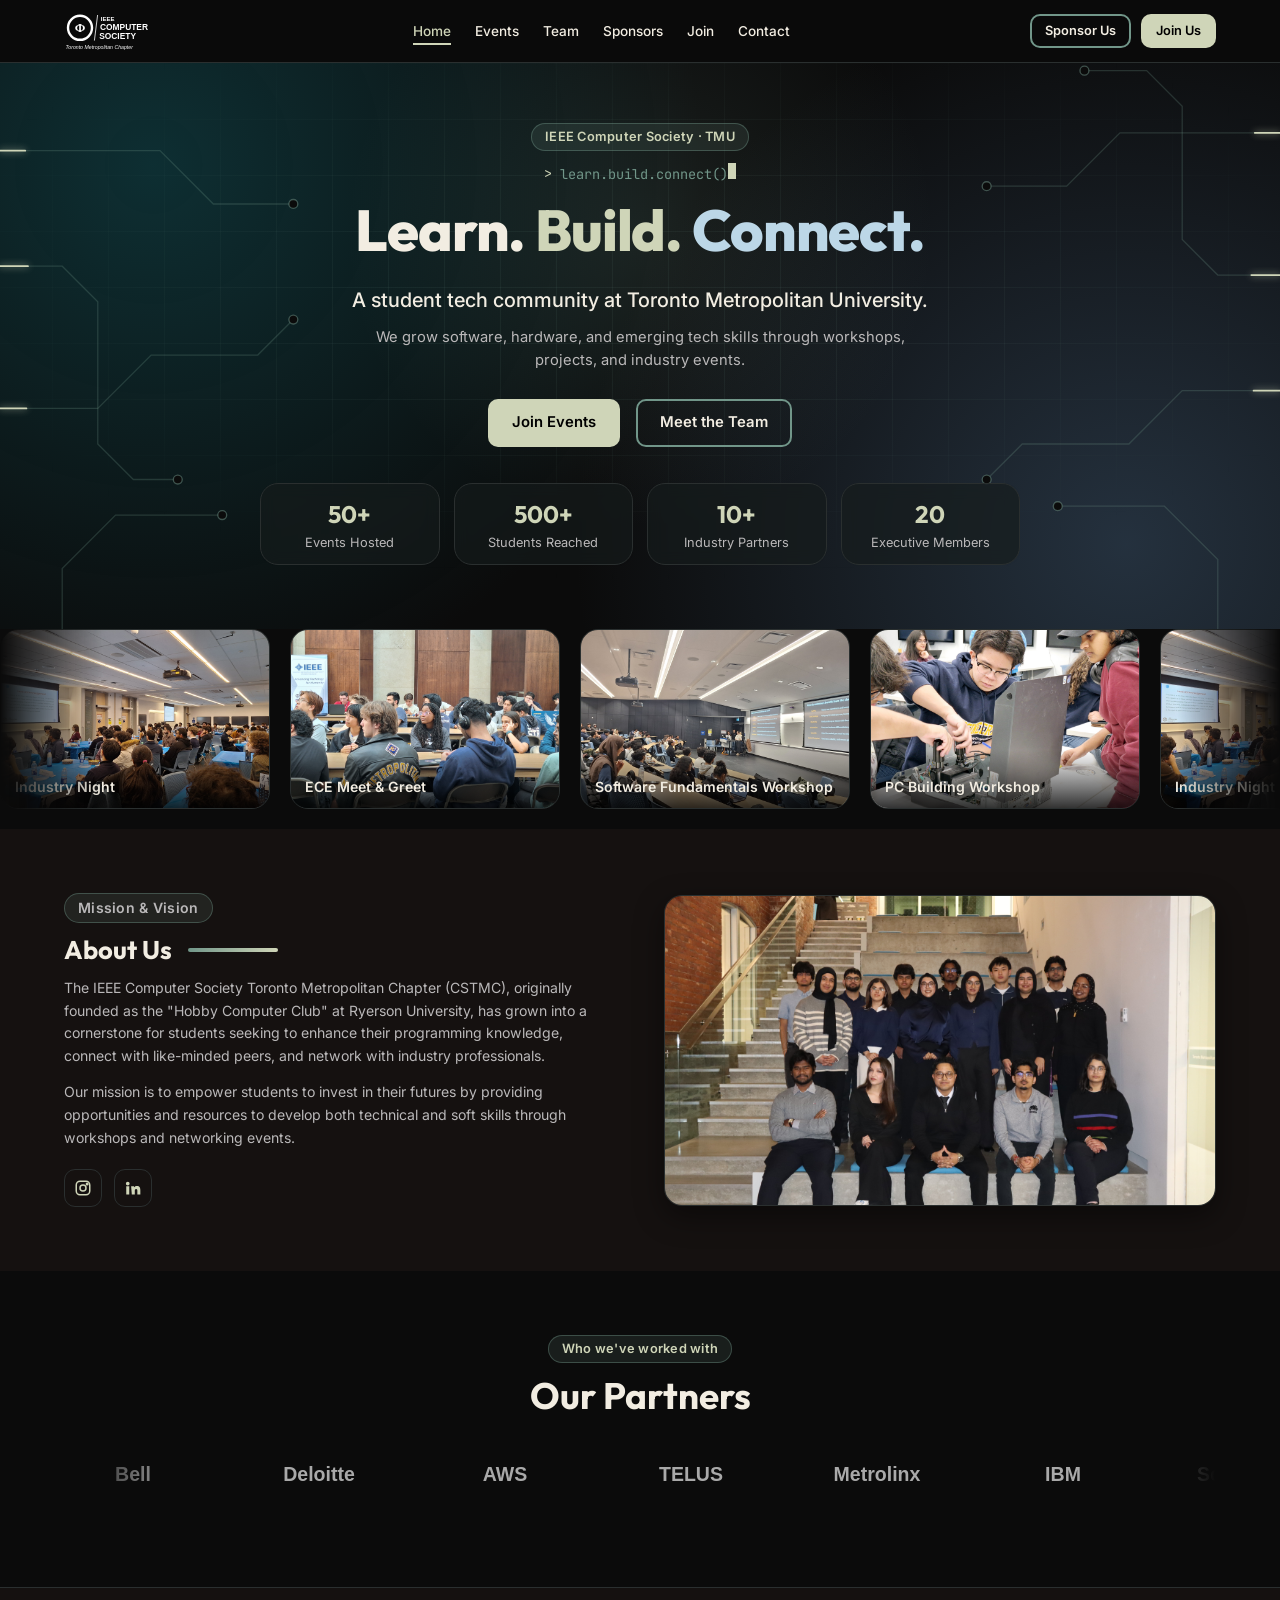
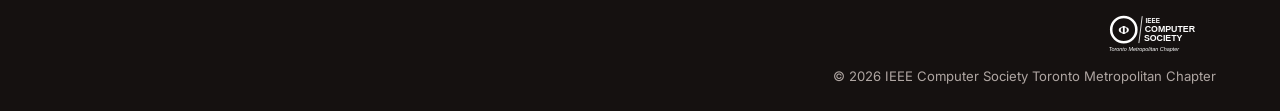
<file: index.html>
<!DOCTYPE html>
<html lang="en">
<head>

  <!-- Meta tags -->
  <meta charset="UTF-8">
  <meta name="viewport" content="width=device-width, initial-scale=1.0">
  <title>IEEE CSTMC | Learn. Build. Connect.</title>
  <meta name="description" content="IEEE Computer Society Toronto Metropolitan Chapter - a student-driven community for software, hardware and emerging tech.">
  <link rel="icon" href="assets/images/logo.svg">

  <!-- Fonts (JetBrains Mono is only used for the typing line in the hero) -->
  <link rel="preconnect" href="https://fonts.googleapis.com">
  <link rel="preconnect" href="https://fonts.gstatic.com" crossorigin>
  <link href="https://fonts.googleapis.com/css2?family=Inter:wght@400;500;600&family=JetBrains+Mono:wght@500&family=Outfit:wght@600;700;800&display=swap" rel="stylesheet">

  <link rel="stylesheet" href="css/style.css">
</head>
<body>

  <!--  Header (same on every page - note remember to update all 6 pages)  -->
  <header class="site-header">
    <nav class="container nav-bar" aria-label="Main">
      <a href="./" class="logo"><img src="assets/images/logo.svg" alt="IEEE Computer Society Toronto Metropolitan Chapter"></a>

      <button class="nav-toggle" aria-label="Open menu" aria-expanded="false" aria-controls="nav-menu">
        <span></span><span></span><span></span>
      </button>

      <!-- Navigation links + buttons (becomes the dropdown on phones) -->
      <div class="nav-menu" id="nav-menu">
        <ul class="nav-links">
          <li><a href="./" class="active" aria-current="page">Home</a></li>
          <li><a href="events/">Events</a></li>
          <li><a href="team/">Team</a></li>
          <li><a href="sponsors/">Sponsors</a></li>
          <li><a href="join/">Join</a></li>
          <li><a href="contact/">Contact</a></li>
        </ul>
        <div class="nav-cta">
          <a href="sponsors/#sponsor-us" class="btn btn-outline btn-sm">Sponsor Us</a>
          <a href="https://linktr.ee/IEEECSTMC" target="_blank" rel="noopener" class="btn btn-primary btn-sm">Join Us</a>
        </div>
      </div>
    </nav>
  </header>

  <main>

    <!--  Hero  -->
    <section class="hero">
      <!-- Decorative background: grid, circuit traces with travelling signals, mouse glow -->
      <div class="hero-bg" aria-hidden="true">
        <div class="hero-grid"></div>
        <svg class="hero-circuit" viewBox="0 0 1440 720" preserveAspectRatio="xMidYMid slice">
          <!-- left side -->
          <path class="trace" d="M0 140 H180 L240 200 H330"/>
          <path class="trace" d="M0 430 H110 L170 370 H290 L330 330"/>
          <path class="trace" d="M70 720 V610 L130 550 H250"/>
          <path class="trace" d="M0 270 H70 L110 310 V470 L150 510 H200"/>
          <!-- right side -->
          <path class="trace" d="M1440 120 H1260 L1200 180 H1110"/>
          <path class="trace" d="M1440 410 H1330 L1270 470 H1150 L1110 510"/>
          <path class="trace" d="M1370 720 V600 L1310 540 H1190"/>
          <path class="trace" d="M1440 280 H1370 L1330 240 V90 L1290 50 H1220"/>

          <!-- signals (same paths; pathLength lets one dash size fit every trace) -->
          <path class="pulse" pathLength="100" d="M0 140 H180 L240 200 H330"/>
          <path class="pulse" pathLength="100" d="M0 430 H110 L170 370 H290 L330 330" style="animation-duration:7s; animation-delay:-2s"/>
          <path class="pulse" pathLength="100" d="M70 720 V610 L130 550 H250" style="animation-duration:5s; animation-delay:-4s"/>
          <path class="pulse" pathLength="100" d="M0 270 H70 L110 310 V470 L150 510 H200" style="animation-duration:8s; animation-delay:-1s"/>
          <path class="pulse" pathLength="100" d="M1440 120 H1260 L1200 180 H1110" style="animation-duration:6.5s; animation-delay:-3s"/>
          <path class="pulse" pathLength="100" d="M1440 410 H1330 L1270 470 H1150 L1110 510" style="animation-duration:5.5s"/>
          <path class="pulse" pathLength="100" d="M1370 720 V600 L1310 540 H1190" style="animation-duration:7.5s; animation-delay:-5s"/>
          <path class="pulse" pathLength="100" d="M1440 280 H1370 L1330 240 V90 L1290 50 H1220" style="animation-duration:9s; animation-delay:-2.5s"/>

          <!-- pads at the end of each trace -->
          <circle class="pad" cx="330" cy="200" r="5"/>
          <circle class="pad" cx="330" cy="330" r="5"/>
          <circle class="pad" cx="250" cy="550" r="5"/>
          <circle class="pad" cx="200" cy="510" r="5"/>
          <circle class="pad" cx="1110" cy="180" r="5"/>
          <circle class="pad" cx="1110" cy="510" r="5"/>
          <circle class="pad" cx="1190" cy="540" r="5"/>
          <circle class="pad" cx="1220" cy="50" r="5"/>
        </svg>
        <div class="hero-glow"></div>
      </div>

      <div class="container">
        <p class="eyebrow">IEEE Computer Society &middot; TMU</p>

        <!-- Typing line: add or change phrases in data-words, separated by | -->
        <p class="hero-terminal" aria-hidden="true">
          <span class="prompt">&gt;</span>
          <span><span class="typed" data-words="learn.build.connect()|npm run workshop|git commit -m &quot;join cstmc&quot;|ping industry-night">learn.build.connect()</span><span class="caret"></span></span>
        </p>

        <h1><span class="w1">Learn.</span> <span class="w2">Build.</span> <span class="w3">Connect.</span></h1>
        <p class="hero-tagline">A student tech community at Toronto Metropolitan University.</p>
        <p class="hero-lead">We grow software, hardware, and emerging tech skills through workshops, projects, and industry events.</p>
        <div class="hero-buttons">
          <a href="events/" class="btn btn-primary">Join Events</a>
          <a href="team/" class="btn btn-outline">Meet the Team</a>
        </div>

        <!--  Stats (numbers count up on scroll - edit data-target to actual numbers)  -->
        <div class="stats">
          <div class="stat"><span class="stat-number" data-target="50" data-suffix="+">0</span><div class="stat-label">Events Hosted</div></div>
          <div class="stat"><span class="stat-number" data-target="500" data-suffix="+">0</span><div class="stat-label">Students Reached</div></div>
          <div class="stat"><span class="stat-number" data-target="10" data-suffix="+">0</span><div class="stat-label">Industry Partners</div></div>
          <div class="stat"><span class="stat-number" data-target="20" data-suffix="">0</span><div class="stat-label">Executive Members</div></div>
        </div>
       </div>
    </section>

    <!--  Photo band: slides left -> right. List each photo ONCE - main.js handles the loop.  -->
    <section class="photo-band" aria-label="Photos from past events">
      <div class="photo-track">
        <figure class="photo-item"><img src="assets/images/hero/industry_night.jpg" alt="Students networking at Industry Night"><figcaption>Industry Night</figcaption></figure>
        <figure class="photo-item"><img src="assets/images/hero/ECE.jpg" alt="ECE Meet & Greet"><figcaption>ECE Meet &amp; Greet</figcaption></figure>
        <figure class="photo-item"><img src="assets/images/hero/SWF.jpg" alt="Software Fundamentals Workshop"><figcaption>Software Fundamentals Workshop</figcaption></figure>
        <figure class="photo-item"><img src="assets/images/hero/PC.jpg" alt="PC Building Workshop"><figcaption>PC Building Workshop</figcaption></figure>
      </div>
    </section>

    <!--  About  -->
    <section class="section section-alt" id="about">
      <div class="container about">
        <div class="about-text reveal">
          <p class="eyebrow">Mission &amp; Vision</p>
          <h2 class="section-title">About Us</h2>
          <p>The IEEE Computer Society Toronto Metropolitan Chapter (CSTMC), originally founded as the "Hobby Computer Club" at Ryerson University, has grown into a cornerstone for students seeking to enhance their programming knowledge, connect with like-minded peers, and network with industry professionals.</p>
          <p>Our mission is to empower students to invest in their futures by providing opportunities and resources to develop both technical and soft skills through workshops and networking events.</p>

          <div class="socials">
            <a href="https://www.instagram.com/ieeecstmc/" target="_blank" rel="noopener" class="social-btn" aria-label="Instagram">
              <svg viewBox="0 0 24 24" fill="none" stroke="currentColor" stroke-width="2"><rect x="3" y="3" width="18" height="18" rx="5"/><circle cx="12" cy="12" r="4"/><circle cx="17.5" cy="6.5" r="1" fill="currentColor"/></svg>
            </a>
            <a href="https://www.linkedin.com/company/ieeecstmc/" target="_blank" rel="noopener" class="social-btn" aria-label="LinkedIn">
              <svg viewBox="0 0 24 24" fill="currentColor"><path d="M4.98 3.5a2.5 2.5 0 1 1 0 5 2.5 2.5 0 0 1 0-5zM3 9.5h4v11H3zM9.5 9.5h3.8v1.6h.1c.5-1 1.8-1.9 3.7-1.9 4 0 4.7 2.6 4.7 6v5.3h-4v-4.7c0-1.1 0-2.6-1.6-2.6s-1.8 1.2-1.8 2.5v4.8h-4z"/></svg>
            </a>
          </div>
        </div>

        <div class="about-photo reveal">
          <img src="assets/images/team/team_photo.jpg" alt="IEEE CSTMC executive team group photo">
        </div>
      </div>
    </section>

    <!--  Sponsors (list is written twice for a seamless loop)  -->
    <section class="section">
      <div class="container">
        <div class="section-intro reveal">
          <p class="eyebrow">Who we've worked with</p>
          <h2>Our Partners</h2>
        </div>
        <div class="sponsors">
          <div class="sponsor-track">
            <img src="assets/images/sponsors/bell.svg" alt="Bell">
            <img src="assets/images/sponsors/deloitte.svg" alt="Deloitte">
            <img src="assets/images/sponsors/aws.svg" alt="AWS">
            <img src="assets/images/sponsors/telus.svg" alt="TELUS">
            <img src="assets/images/sponsors/metrolinx.svg" alt="Metrolinx">
            <img src="assets/images/sponsors/ibm.svg" alt="IBM">
            <img src="assets/images/sponsors/scotiabank.svg" alt="Scotiabank">
            <img src="assets/images/sponsors/hydro-one.svg" alt="Hydro One">
            <!-- duplicate set -->
            <img src="assets/images/sponsors/bell.svg" alt="" aria-hidden="true">
            <img src="assets/images/sponsors/deloitte.svg" alt="" aria-hidden="true">
            <img src="assets/images/sponsors/aws.svg" alt="" aria-hidden="true">
            <img src="assets/images/sponsors/telus.svg" alt="" aria-hidden="true">
            <img src="assets/images/sponsors/metrolinx.svg" alt="" aria-hidden="true">
            <img src="assets/images/sponsors/ibm.svg" alt="" aria-hidden="true">
            <img src="assets/images/sponsors/scotiabank.svg" alt="" aria-hidden="true">
            <img src="assets/images/sponsors/hydro-one.svg" alt="" aria-hidden="true">
          </div>
        </div>
        <!-- <p class="center-link"><a href="sponsors/" class="link-arrow">View all partners</a></p> -->
      </div>
    </section>

  </main>

  <!--  Footer (this is the same on every page)  -->
  <footer class="site-footer">
    <div class="container footer-grid">
      <img src="assets/images/logo.svg" alt="IEEE Computer Society Toronto Metropolitan Chapter">
      <p class="footer-bottom">&copy; <span id="year"></span> IEEE Computer Society Toronto Metropolitan Chapter</p>
    </div>
  </footer>

  <script src="js/main.js"></script>
</body>
</html>
</file>
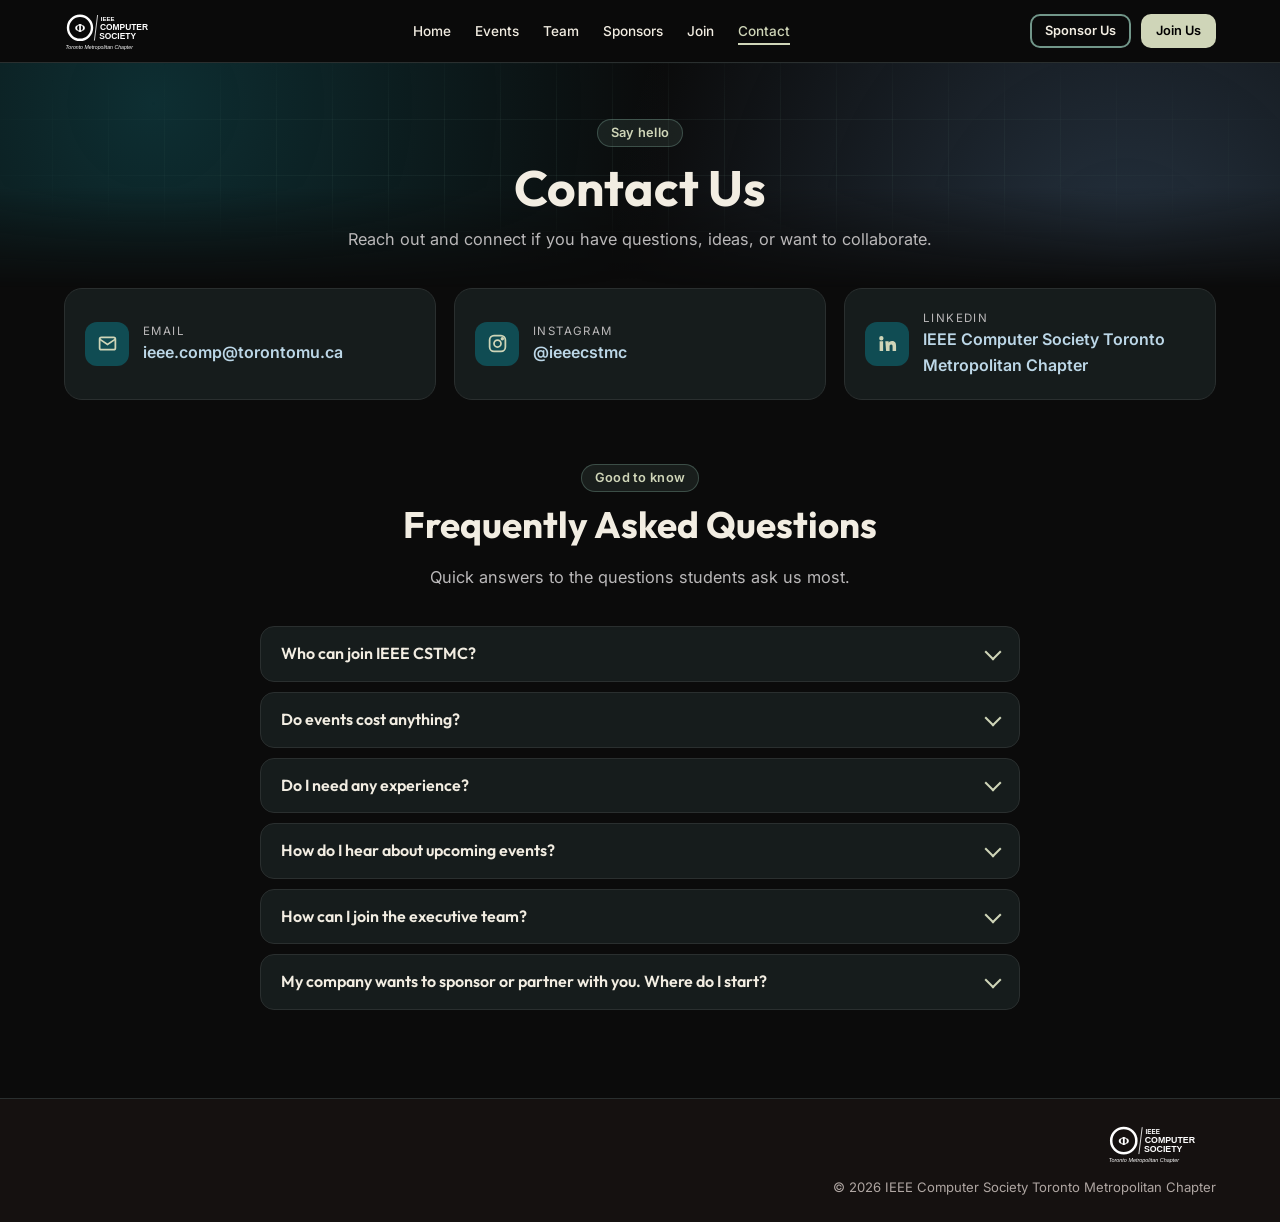
<file: contact/index.html>
<!DOCTYPE html>
<html lang="en">
<head>

  <!--  Meta tags  -->
  <meta charset="UTF-8">
  <meta name="viewport" content="width=device-width, initial-scale=1.0">
  <title>Contact | IEEE CSTMC</title>
  <meta name="description" content="Get in touch with IEEE Computer Society Toronto Metropolitan Chapter.">
  <link rel="icon" href="../assets/images/logo.svg">

  <link rel="preconnect" href="https://fonts.googleapis.com">
  <link rel="preconnect" href="https://fonts.gstatic.com" crossorigin>
  <link href="https://fonts.googleapis.com/css2?family=Inter:wght@400;500;600&family=Outfit:wght@600;700;800&display=swap" rel="stylesheet">

  <link rel="stylesheet" href="../css/style.css">
</head>
<body>

  <!-- Header  -->
  <header class="site-header">
    <nav class="container nav-bar" aria-label="Main">
      <a href="../" class="logo"><img src="../assets/images/logo.svg" alt="IEEE Computer Society Toronto Metropolitan Chapter"></a>

      <button class="nav-toggle" aria-label="Open menu" aria-expanded="false" aria-controls="nav-menu">
        <span></span><span></span><span></span>
      </button>

      <div class="nav-menu" id="nav-menu">
        <ul class="nav-links">
          <li><a href="../">Home</a></li>
          <li><a href="../events/">Events</a></li>
          <li><a href="../team/">Team</a></li>
          <li><a href="../sponsors/">Sponsors</a></li>
          <li><a href="../join/">Join</a></li>
          <li><a href="../contact/" class="active" aria-current="page">Contact</a></li>
        </ul>
        <div class="nav-cta">
          <a href="../sponsors/#sponsor-us" class="btn btn-outline btn-sm">Sponsor Us</a>
          <a href="https://linktr.ee/IEEECSTMC" target="_blank" rel="noopener" class="btn btn-primary btn-sm">Join Us</a>
        </div>
      </div>
    </nav>
  </header>

  <main>

    <section class="page-hero">
      <div class="hero-bg" aria-hidden="true"><div class="hero-grid"></div></div>
      <div class="container section-intro">
        <p class="eyebrow reveal">Say hello</p>
        <h1 class="page-title reveal">Contact Us</h1>
        <p class="lead reveal">Reach out and connect if you have questions, ideas, or want to collaborate.</p>
      </div>
    </section>

    <section>
      <div class="container">
        <div class="contact-grid">
          <a class="contact-card reveal" href="mailto:ieee.comp@torontomu.ca">
            <span class="contact-icon">
              <svg viewBox="0 0 24 24" fill="none" stroke="currentColor" stroke-width="2"><rect x="3" y="5" width="18" height="14" rx="2"/><path d="m3 7 9 6 9-6"/></svg>
            </span>
            <span>
              <span class="contact-label">Email</span>
              <span class="contact-value">ieee.comp@torontomu.ca</span>
            </span>
          </a>

          <a class="contact-card reveal" href="https://www.instagram.com/ieeecstmc/" target="_blank" rel="noopener">
            <span class="contact-icon">
              <svg viewBox="0 0 24 24" fill="none" stroke="currentColor" stroke-width="2"><rect x="3" y="3" width="18" height="18" rx="5"/><circle cx="12" cy="12" r="4"/><circle cx="17.5" cy="6.5" r="1" fill="currentColor"/></svg>
            </span>
            <span>
              <span class="contact-label">Instagram</span>
              <span class="contact-value">@ieeecstmc</span>
            </span>
          </a>

          <a class="contact-card reveal" href="https://www.linkedin.com/company/ieeecstmc/" target="_blank" rel="noopener">
            <span class="contact-icon">
              <svg viewBox="0 0 24 24" fill="currentColor"><path d="M4.98 3.5a2.5 2.5 0 1 1 0 5 2.5 2.5 0 0 1 0-5zM3 9.5h4v11H3zM9.5 9.5h3.8v1.6h.1c.5-1 1.8-1.9 3.7-1.9 4 0 4.7 2.6 4.7 6v5.3h-4v-4.7c0-1.1 0-2.6-1.6-2.6s-1.8 1.2-1.8 2.5v4.8h-4z"/></svg>
            </span>
            <span>
              <span class="contact-label">LinkedIn</span>
              <span class="contact-value">IEEE Computer Society Toronto Metropolitan Chapter</span>
            </span>
          </a>
        </div>
      </div>
    </section>

    <!--  FAQ (to add a question, copy one <details> block)
          TODO: confirm these draft answers with the exec team  -->
    <section class="section">
      <div class="container">
        <div class="section-intro reveal">
          <p class="eyebrow">Good to know</p>
          <h2>Frequently Asked Questions</h2>
          <p class="lead">Quick answers to the questions students ask us most.</p>
        </div>

        <div class="faq">
          <details class="faq-item reveal">
            <summary>Who can join IEEE CSTMC?</summary>
            <div class="faq-answer">
              <p>Any TMU student is welcome at our events, whatever your program or year. Most of our members study engineering or computer science, but you don't have to.</p>
            </div>
          </details>

          <details class="faq-item reveal">
            <summary>Do events cost anything?</summary>
            <div class="faq-answer">
              <p>Most of our events are free for TMU students. If an event has a fee or limited spots, we'll say so on the sign-up page.</p>
            </div>
          </details>

          <details class="faq-item reveal">
            <summary>Do I need any experience?</summary>
            <div class="faq-answer">
              <p>No. Our workshops are built for beginners and walk you through everything step by step. If you already know your stuff, come anyway: it's a great way to meet people and help others.</p>
            </div>
          </details>

          <details class="faq-item reveal">
            <summary>How do I hear about upcoming events?</summary>
            <div class="faq-answer">
              <p>Follow <a href="https://www.instagram.com/ieeecstmc/" target="_blank" rel="noopener">@ieeecstmc on Instagram</a> and join our <a href="https://ieeecstmc.us5.list-manage.com/subscribe?u=8fe68dee492ba1ed018e6572e&id=c52763f709" target="_blank" rel="noopener">mailing list</a>. Every event is posted there first, and you can also check our <a href="../events/">Events page</a>.</p>
            </div>
          </details>

          <details class="faq-item reveal">
            <summary>How can I join the executive team?</summary>
            <div class="faq-answer">
              <p>We recruit new executives and first-year representatives (FYRs) each school year. Keep an eye on our Instagram for applications, or email us to ask about open roles.</p>
            </div>
          </details>

          <details class="faq-item reveal">
            <summary>My company wants to sponsor or partner with you. Where do I start?</summary>
            <div class="faq-answer">
              <p>We'd love to hear from you. See our sponsorship tiers on the <a href="../sponsors/">Sponsors page</a>, or email us at <a href="mailto:ieee.comp@torontomu.ca">ieee.comp@torontomu.ca</a>.</p>
            </div>
          </details>
        </div>
      </div>
    </section>

  </main>

  <!-- ===== Footer ===== -->
  <footer class="site-footer">
    <div class="container footer-grid">
      <img src="../assets/images/logo.svg" alt="IEEE Computer Society Toronto Metropolitan Chapter">
      <p class="footer-bottom">&copy; <span id="year"></span> IEEE Computer Society Toronto Metropolitan Chapter</p>
    </div>
  </footer>

  <script src="../js/main.js"></script>
</body>
</html>
</file>
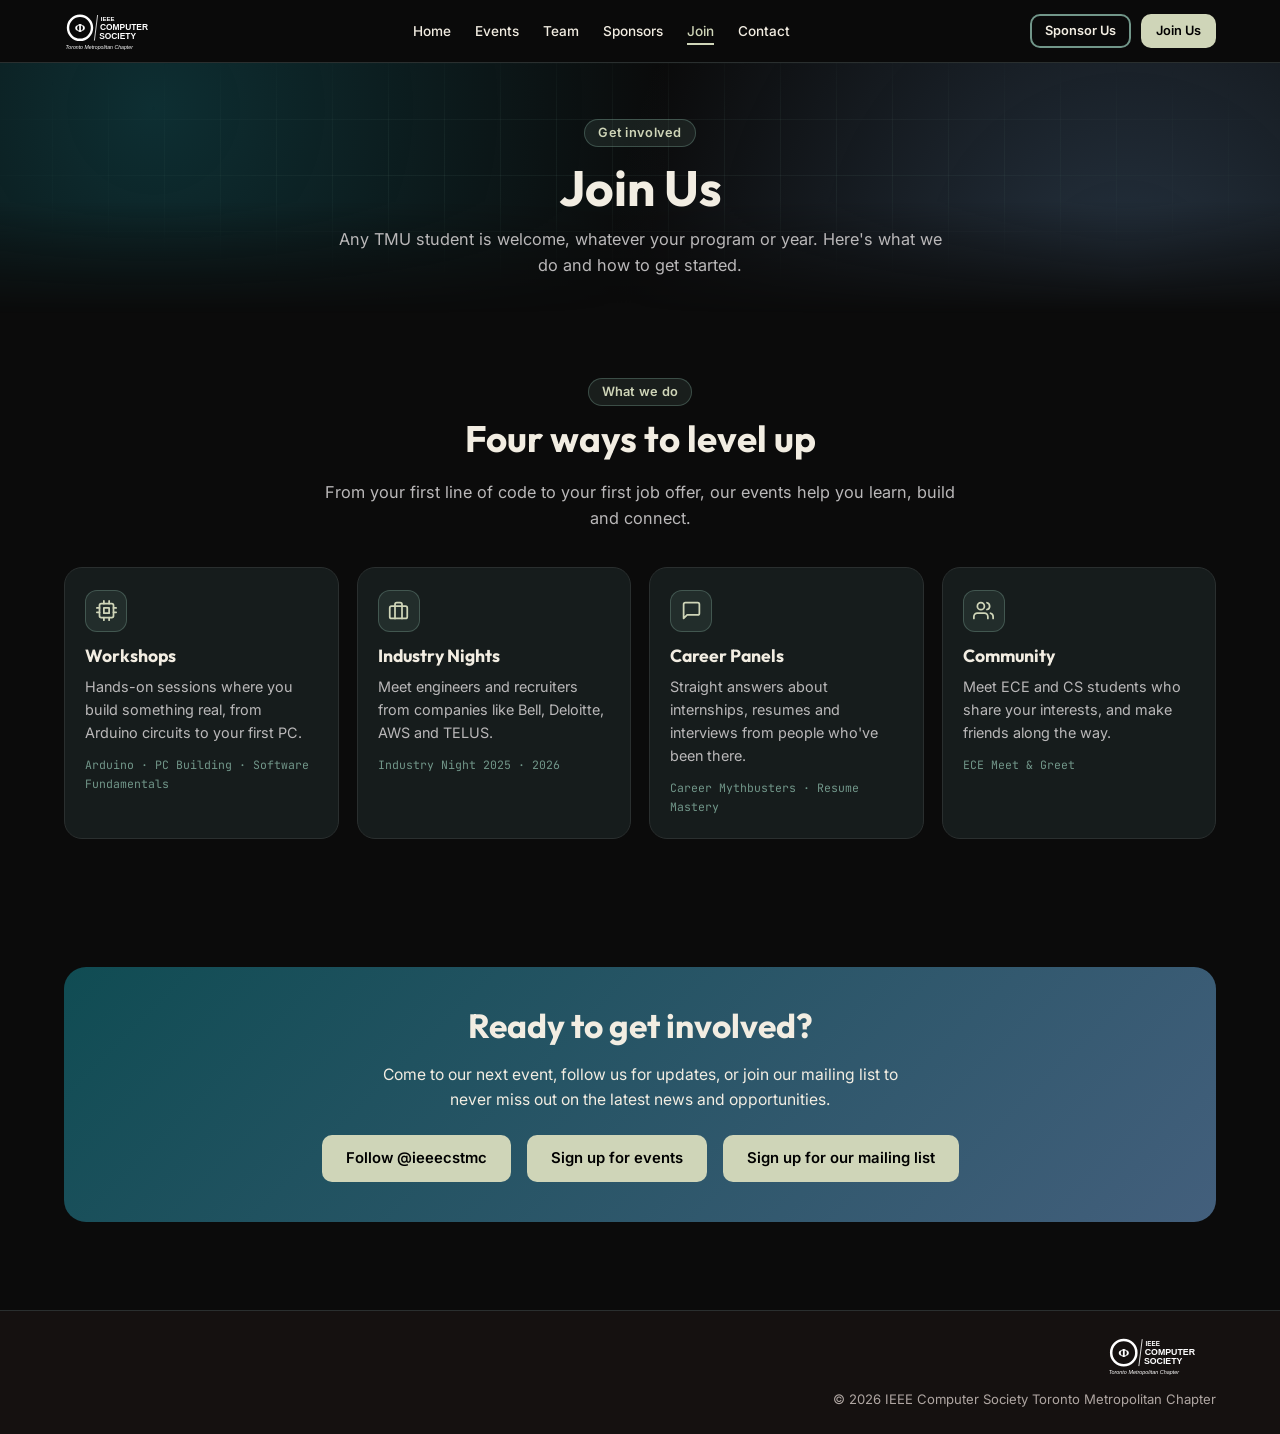
<file: join/index.html>
<!DOCTYPE html>
<html lang="en">
<head>

  <!--  Meta tags  -->
  <meta charset="UTF-8">
  <meta name="viewport" content="width=device-width, initial-scale=1.0">
  <title>Join | IEEE CSTMC</title>
  <meta name="description" content="Get involved with IEEE Computer Society Toronto Metropolitan Chapter: workshops, industry nights, career panels and community.">
  <link rel="icon" href="../assets/images/logo.svg">

  <!-- Fonts (JetBrains Mono is used for the example tags on the "What we do" cards) -->
  <link rel="preconnect" href="https://fonts.googleapis.com">
  <link rel="preconnect" href="https://fonts.gstatic.com" crossorigin>
  <link href="https://fonts.googleapis.com/css2?family=Inter:wght@400;500;600&family=JetBrains+Mono:wght@500&family=Outfit:wght@600;700;800&display=swap" rel="stylesheet">

  <link rel="stylesheet" href="../css/style.css">
</head>
<body>

  <!--  Header  -->
  <header class="site-header">
    <nav class="container nav-bar" aria-label="Main">
      <a href="../" class="logo"><img src="../assets/images/logo.svg" alt="IEEE Computer Society Toronto Metropolitan Chapter"></a>

      <button class="nav-toggle" aria-label="Open menu" aria-expanded="false" aria-controls="nav-menu">
        <span></span><span></span><span></span>
      </button>

      <div class="nav-menu" id="nav-menu">
        <ul class="nav-links">
          <li><a href="../">Home</a></li>
          <li><a href="../events/">Events</a></li>
          <li><a href="../team/">Team</a></li>
          <li><a href="../sponsors/">Sponsors</a></li>
          <li><a href="../join/" class="active" aria-current="page">Join</a></li>
          <li><a href="../contact/">Contact</a></li>
        </ul>
        <div class="nav-cta">
          <a href="../sponsors/#sponsor-us" class="btn btn-outline btn-sm">Sponsor Us</a>
          <a href="https://linktr.ee/IEEECSTMC" target="_blank" rel="noopener" class="btn btn-primary btn-sm">Join Us</a>
        </div>
      </div>
    </nav>
  </header>

  <main>

    <section class="page-hero">
      <div class="hero-bg" aria-hidden="true"><div class="hero-grid"></div></div>
      <div class="container section-intro">
        <p class="eyebrow reveal">Get involved</p>
        <h1 class="page-title reveal">Join Us</h1>
        <p class="lead reveal">Any TMU student is welcome, whatever your program or year. Here's what we do and how to get started.</p>
      </div>
    </section>

    <!--  What we do  -->
    <section class="section">
      <div class="container">
        <div class="section-intro reveal">
          <p class="eyebrow">What we do</p>
          <h2>Four ways to level up</h2>
          <p class="lead">From your first line of code to your first job offer, our events help you learn, build and connect.</p>
        </div>

        <div class="pillar-grid">
          <article class="pillar reveal">
            <span class="icon-badge"><svg viewBox="0 0 24 24" fill="none" stroke="currentColor" stroke-width="2" stroke-linecap="round" stroke-linejoin="round"><rect x="4" y="4" width="16" height="16" rx="2"/><rect x="9" y="9" width="6" height="6"/><path d="M9 1v3M15 1v3M9 20v3M15 20v3M20 9h3M20 14h3M1 9h3M1 14h3"/></svg></span>
            <h3>Workshops</h3>
            <p>Hands-on sessions where you build something real, from Arduino circuits to your first PC.</p>
            <p class="pillar-examples">Arduino &middot; PC Building &middot; Software Fundamentals</p>
          </article>

          <article class="pillar reveal">
            <span class="icon-badge"><svg viewBox="0 0 24 24" fill="none" stroke="currentColor" stroke-width="2" stroke-linecap="round" stroke-linejoin="round"><rect x="2" y="7" width="20" height="14" rx="2"/><path d="M16 21V5a2 2 0 0 0-2-2h-4a2 2 0 0 0-2 2v16"/></svg></span>
            <h3>Industry Nights</h3>
            <p>Meet engineers and recruiters from companies like Bell, Deloitte, AWS and TELUS.</p>
            <p class="pillar-examples">Industry Night 2025 &middot; 2026</p>
          </article>

          <article class="pillar reveal">
            <span class="icon-badge"><svg viewBox="0 0 24 24" fill="none" stroke="currentColor" stroke-width="2" stroke-linecap="round" stroke-linejoin="round"><path d="M21 15a2 2 0 0 1-2 2H7l-4 4V5a2 2 0 0 1 2-2h14a2 2 0 0 1 2 2z"/></svg></span>
            <h3>Career Panels</h3>
            <p>Straight answers about internships, resumes and interviews from people who've been there.</p>
            <p class="pillar-examples">Career Mythbusters &middot; Resume Mastery</p>
          </article>

          <article class="pillar reveal">
            <span class="icon-badge"><svg viewBox="0 0 24 24" fill="none" stroke="currentColor" stroke-width="2" stroke-linecap="round" stroke-linejoin="round"><path d="M17 21v-2a4 4 0 0 0-4-4H5a4 4 0 0 0-4 4v2"/><circle cx="9" cy="7" r="4"/><path d="M23 21v-2a4 4 0 0 0-3-3.87"/><path d="M16 3.13a4 4 0 0 1 0 7.75"/></svg></span>
            <h3>Community</h3>
            <p>Meet ECE and CS students who share your interests, and make friends along the way.</p>
            <p class="pillar-examples">ECE Meet &amp; Greet</p>
          </article>
        </div>
      </div>
    </section>

    <!--  Get involved  -->
    <section class="section">
      <div class="container">
        <div class="join-banner reveal">
          <h2>Ready to get involved?</h2>
          <p>Come to our next event, follow us for updates, or join our mailing list to never miss out on the latest news and opportunities.</p>
          <div class="hero-buttons" style="justify-content:center;">
            <a href="https://www.instagram.com/ieeecstmc/" target="_blank" rel="noopener" class="btn btn-primary">Follow @ieeecstmc</a>
            <a href="https://linktr.ee/IEEECSTMC?utm_source=linktree_profile_share&ltsid=a7ab972f-69f2-43bb-ad1f-7806c598b5b3" target="_blank" rel="noopener" class="btn btn-primary">Sign up for events</a>
            <a href="https://ieeecstmc.us5.list-manage.com/subscribe?u=8fe68dee492ba1ed018e6572e&id=c52763f709" target="_blank" rel="noopener" class="btn btn-primary">Sign up for our mailing list</a>
          </div>
        </div>
      </div>
    </section>

  </main>

  <!--  Footer  -->
  <footer class="site-footer">
    <div class="container footer-grid">
      <img src="../assets/images/logo.svg" alt="IEEE Computer Society Toronto Metropolitan Chapter">
      <p class="footer-bottom">&copy; <span id="year"></span> IEEE Computer Society Toronto Metropolitan Chapter</p>
    </div>
  </footer>

  <script src="../js/main.js"></script>
</body>
</html>
</file>
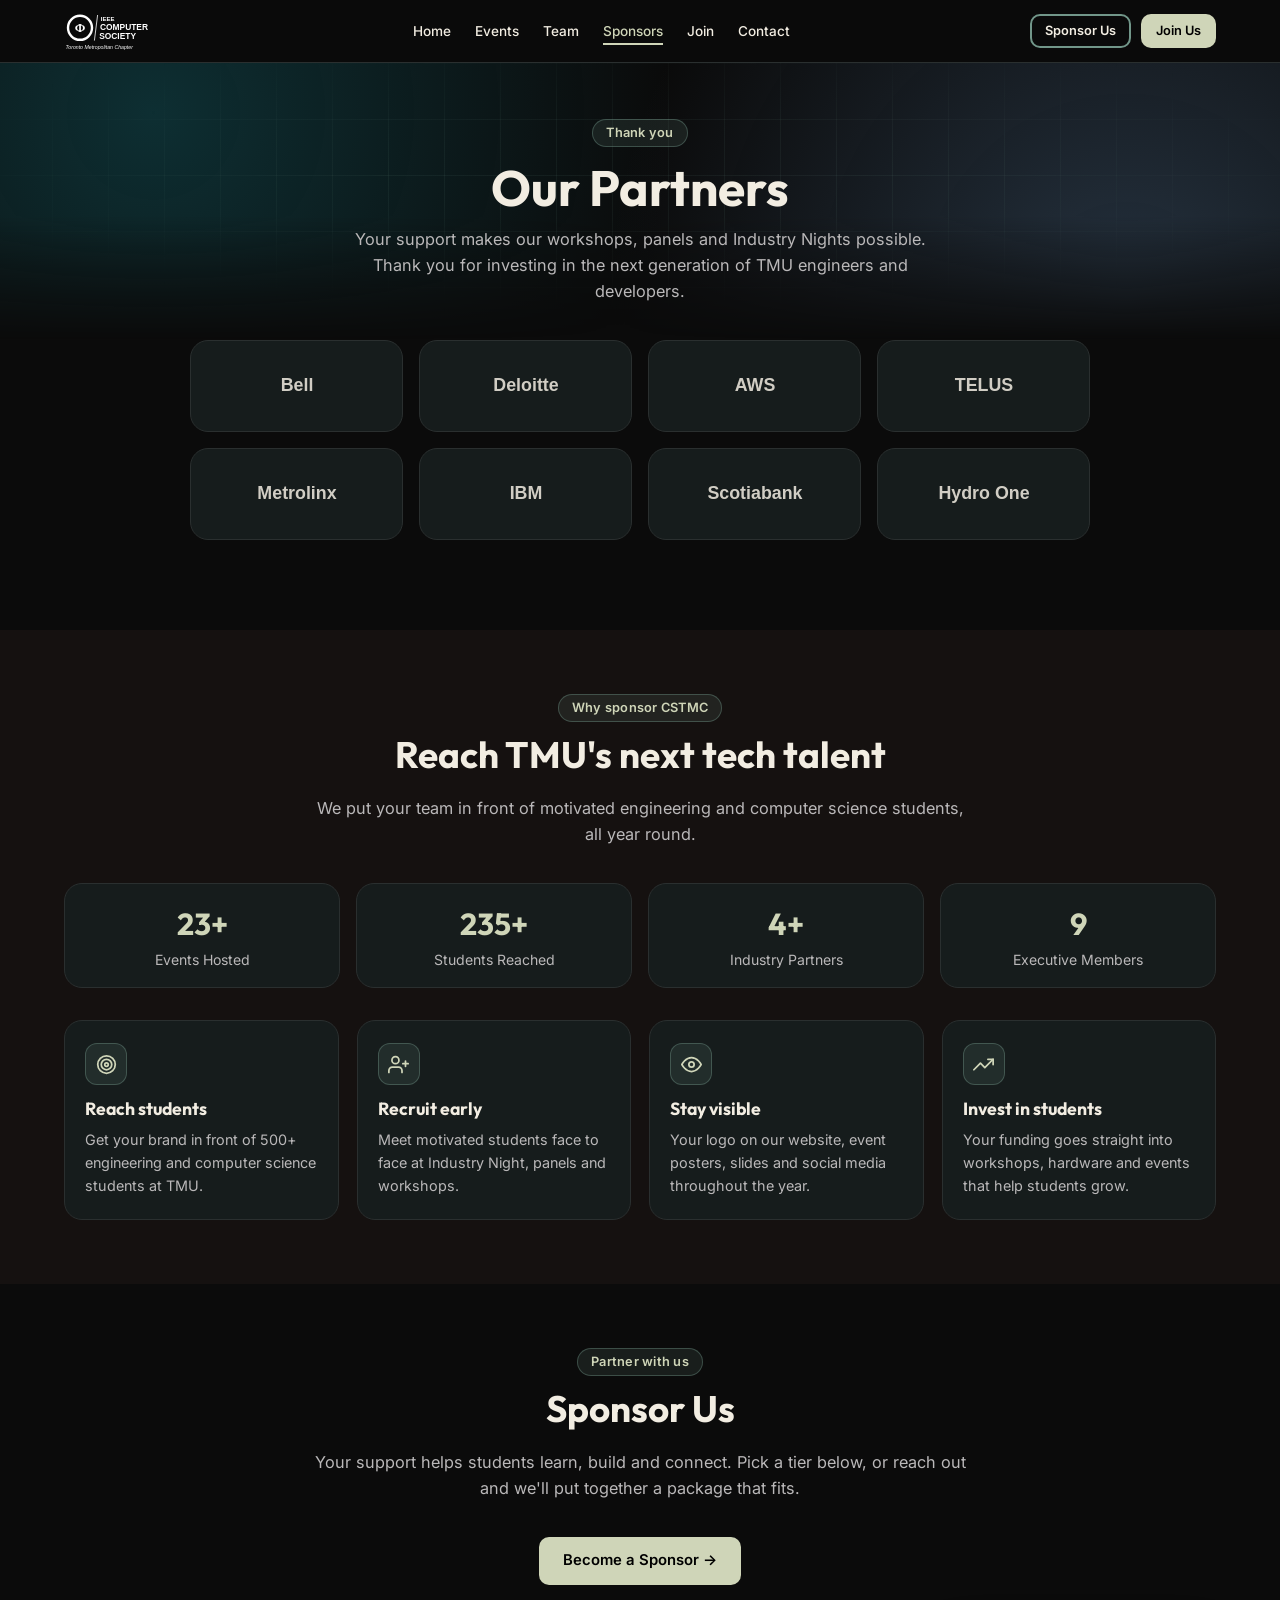
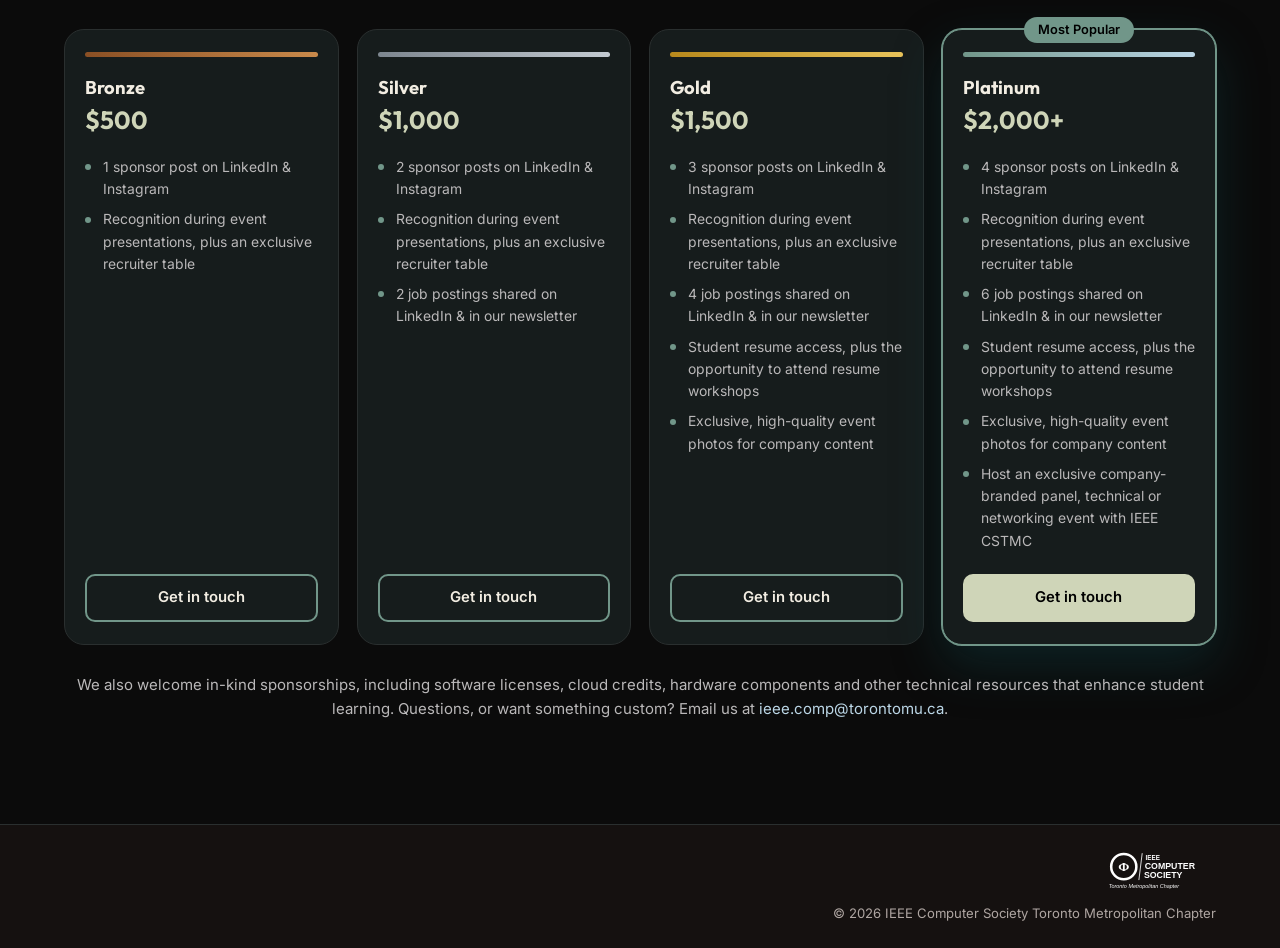
<file: sponsors/index.html>
<!DOCTYPE html>
<html lang="en">
<head>
  <meta charset="UTF-8">
  <meta name="viewport" content="width=device-width, initial-scale=1.0">
  <title>Sponsors | IEEE CSTMC</title>
  <meta name="description" content="Partner with IEEE Computer Society Toronto Metropolitan Chapter and support student innovation at TMU.">
  <link rel="icon" href="../assets/images/logo.svg">

  <link rel="preconnect" href="https://fonts.googleapis.com">
  <link rel="preconnect" href="https://fonts.gstatic.com" crossorigin>
  <link href="https://fonts.googleapis.com/css2?family=Inter:wght@400;500;600&family=Outfit:wght@600;700;800&display=swap" rel="stylesheet">

  <link rel="stylesheet" href="../css/style.css">
</head>
<body>

  <!--  Header  -->
  <header class="site-header">
    <nav class="container nav-bar" aria-label="Main">
      <a href="../" class="logo"><img src="../assets/images/logo.svg" alt="IEEE Computer Society Toronto Metropolitan Chapter"></a>

      <button class="nav-toggle" aria-label="Open menu" aria-expanded="false" aria-controls="nav-menu">
        <span></span><span></span><span></span>
      </button>

      <div class="nav-menu" id="nav-menu">
        <ul class="nav-links">
          <li><a href="../">Home</a></li>
          <li><a href="../events/">Events</a></li>
          <li><a href="../team/">Team</a></li>
          <li><a href="../sponsors/" class="active" aria-current="page">Sponsors</a></li>
          <li><a href="../join/">Join</a></li>
          <li><a href="../contact/">Contact</a></li>
        </ul>
        <div class="nav-cta">
          <a href="../sponsors/#sponsor-us" class="btn btn-outline btn-sm">Sponsor Us</a>
          <a href="https://linktr.ee/IEEECSTMC" target="_blank" rel="noopener" class="btn btn-primary btn-sm">Join Us</a>
        </div>
      </div>
    </nav>
  </header>

  <main>

    <!--  Our Partners  -->
    <section class="page-hero">
      <div class="hero-bg" aria-hidden="true"><div class="hero-grid"></div></div>
      <div class="container section-intro">
        <p class="eyebrow reveal">Thank you</p>
        <h1 class="page-title reveal">Our Partners</h1>
        <p class="lead reveal">Your support makes our workshops, panels and Industry Nights possible. Thank you for investing in the next generation of TMU engineers and developers.</p>
      </div>
    </section>

    <section class="container">
      <!-- To add a partner: drop the logo in assets/images/sponsors/ and copy one .partner-tile -->
      <div class="partner-grid">
        <div class="partner-tile reveal"><img src="../assets/images/sponsors/bell.svg" alt="Bell"></div>
        <div class="partner-tile reveal"><img src="../assets/images/sponsors/deloitte.svg" alt="Deloitte"></div>
        <div class="partner-tile reveal"><img src="../assets/images/sponsors/aws.svg" alt="AWS"></div>
        <div class="partner-tile reveal"><img src="../assets/images/sponsors/telus.svg" alt="TELUS"></div>
        <div class="partner-tile reveal"><img src="../assets/images/sponsors/metrolinx.svg" alt="Metrolinx"></div>
        <div class="partner-tile reveal"><img src="../assets/images/sponsors/ibm.svg" alt="IBM"></div>
        <div class="partner-tile reveal"><img src="../assets/images/sponsors/scotiabank.svg" alt="Scotiabank"></div>
        <div class="partner-tile reveal"><img src="../assets/images/sponsors/hydro-one.svg" alt="Hydro One"></div>
      </div>
    </section>

    <!--  Why sponsor  -->
    <section class="section section-alt" style="margin-top:90px;">
      <div class="container">
        <div class="section-intro reveal">
          <p class="eyebrow">Why sponsor CSTMC</p>
          <h2>Reach TMU's next tech talent</h2>
          <p class="lead">We put your team in front of motivated engineering and computer science students, all year round.</p>
        </div>

        <div class="stats sponsor-stats">
          <div class="stat"><span class="stat-number" data-target="50" data-suffix="+">0</span><div class="stat-label">Events Hosted</div></div>
          <div class="stat"><span class="stat-number" data-target="500" data-suffix="+">0</span><div class="stat-label">Students Reached</div></div>
          <div class="stat"><span class="stat-number" data-target="10" data-suffix="+">0</span><div class="stat-label">Industry Partners</div></div>
          <div class="stat"><span class="stat-number" data-target="20" data-suffix="">0</span><div class="stat-label">Executive Members</div></div>
        </div>

        <div class="pillar-grid">
          <article class="pillar reveal">
            <span class="icon-badge"><svg viewBox="0 0 24 24" fill="none" stroke="currentColor" stroke-width="2" stroke-linecap="round" stroke-linejoin="round"><circle cx="12" cy="12" r="10"/><circle cx="12" cy="12" r="6"/><circle cx="12" cy="12" r="2"/></svg></span>
            <h3>Reach students</h3>
            <p>Get your brand in front of 500+ engineering and computer science students at TMU.</p>
          </article>

          <article class="pillar reveal">
            <span class="icon-badge"><svg viewBox="0 0 24 24" fill="none" stroke="currentColor" stroke-width="2" stroke-linecap="round" stroke-linejoin="round"><path d="M16 21v-2a4 4 0 0 0-4-4H5a4 4 0 0 0-4 4v2"/><circle cx="8.5" cy="7" r="4"/><path d="M20 8v6M23 11h-6"/></svg></span>
            <h3>Recruit early</h3>
            <p>Meet motivated students face to face at Industry Night, panels and workshops.</p>
          </article>

          <article class="pillar reveal">
            <span class="icon-badge"><svg viewBox="0 0 24 24" fill="none" stroke="currentColor" stroke-width="2" stroke-linecap="round" stroke-linejoin="round"><path d="M1 12s4-8 11-8 11 8 11 8-4 8-11 8-11-8-11-8z"/><circle cx="12" cy="12" r="3"/></svg></span>
            <h3>Stay visible</h3>
            <p>Your logo on our website, event posters, slides and social media throughout the year.</p>
          </article>

          <article class="pillar reveal">
            <span class="icon-badge"><svg viewBox="0 0 24 24" fill="none" stroke="currentColor" stroke-width="2" stroke-linecap="round" stroke-linejoin="round"><polyline points="23 6 13.5 15.5 8.5 10.5 1 18"/><polyline points="17 6 23 6 23 12"/></svg></span>
            <h3>Invest in students</h3>
            <p>Your funding goes straight into workshops, hardware and events that help students grow.</p>
          </article>
        </div>
      </div>
    </section>

    <!--  Sponsor Us + tiers  -->
    <section class="section" id="sponsor-us">
      <div class="container">
        <div class="section-intro reveal">
          <p class="eyebrow">Partner with us</p>
          <h2>Sponsor Us</h2>
          <p class="lead">Your support helps students learn, build and connect. Pick a tier below, or reach out and we'll put together a package that fits.</p>
        </div>

        <div class="sponsor-cta reveal">
          <a href="mailto:ieee.comp@torontomu.ca?subject=Sponsorship%20Inquiry" class="btn btn-primary btn-arrow">Become a Sponsor</a>
        </div>

        <div class="tier-grid">
          <article class="tier-card tier-bronze reveal">
            <div class="tier-bar"></div>
            <h3 class="tier-name">Bronze</h3>
            <p class="tier-price">$500</p>
            <ul class="tier-perks">
              <li>1 sponsor post on LinkedIn &amp; Instagram</li>
              <li>Recognition during event presentations, plus an exclusive recruiter table</li>
            </ul>
            <a href="https://drive.google.com/file/d/1jjdzkIsXt4VnYuVd5ZkosFjt2ZUMXLvC/view?usp=sharing" target="_blank" rel="noopener" class="btn btn-outline">Get in touch</a>
          </article>

          <article class="tier-card tier-silver reveal">
            <div class="tier-bar"></div>
            <h3 class="tier-name">Silver</h3>
            <p class="tier-price">$1,000</p>
            <ul class="tier-perks">
              <li>2 sponsor posts on LinkedIn &amp; Instagram</li>
              <li>Recognition during event presentations, plus an exclusive recruiter table</li>
              <li>2 job postings shared on LinkedIn &amp; in our newsletter</li>
            </ul>
            <a href="https://drive.google.com/file/d/1jjdzkIsXt4VnYuVd5ZkosFjt2ZUMXLvC/view?usp=sharing" target="_blank" rel="noopener" class="btn btn-outline">Get in touch</a>
          </article>

          <article class="tier-card tier-gold reveal">
            <div class="tier-bar"></div>
            <h3 class="tier-name">Gold</h3>
            <p class="tier-price">$1,500</p>
            <ul class="tier-perks">
              <li>3 sponsor posts on LinkedIn &amp; Instagram</li>
              <li>Recognition during event presentations, plus an exclusive recruiter table</li>
              <li>4 job postings shared on LinkedIn &amp; in our newsletter</li>
              <li>Student resume access, plus the opportunity to attend resume workshops</li>
              <li>Exclusive, high-quality event photos for company content</li>
            </ul>
            <a href="https://drive.google.com/file/d/1jjdzkIsXt4VnYuVd5ZkosFjt2ZUMXLvC/view?usp=sharing" target="_blank" rel="noopener" class="btn btn-outline">Get in touch</a>
          </article>

          <article class="tier-card tier-platinum tier-featured reveal">
            <span class="tier-badge">Most Popular</span>
            <div class="tier-bar"></div>
            <h3 class="tier-name">Platinum</h3>
            <p class="tier-price">$2,000+</p>
            <ul class="tier-perks">
              <li>4 sponsor posts on LinkedIn &amp; Instagram</li>
              <li>Recognition during event presentations, plus an exclusive recruiter table</li>
              <li>6 job postings shared on LinkedIn &amp; in our newsletter</li>
              <li>Student resume access, plus the opportunity to attend resume workshops</li>
              <li>Exclusive, high-quality event photos for company content</li>
              <li>Host an exclusive company-branded panel, technical or networking event with IEEE CSTMC</li>
            </ul>
            <a href="https://drive.google.com/file/d/1jjdzkIsXt4VnYuVd5ZkosFjt2ZUMXLvC/view?usp=sharing" target="_blank" rel="noopener" class="btn btn-primary">Get in touch</a>
          </article>
        </div>

        <p class="tier-note reveal">We also welcome in-kind sponsorships, including software licenses, cloud credits, hardware components and other technical resources that enhance student learning. Questions, or want something custom? Email us at <a href="mailto:ieee.comp@torontomu.ca">ieee.comp@torontomu.ca</a>.</p>
      </div>
    </section>

  </main>

  <!--  Footer  -->
  <footer class="site-footer">
    <div class="container footer-grid">
      <img src="../assets/images/logo.svg" alt="IEEE Computer Society Toronto Metropolitan Chapter">
      <p class="footer-bottom">&copy; <span id="year"></span> IEEE Computer Society Toronto Metropolitan Chapter</p>
    </div>
  </footer>

  <script src="../js/main.js"></script>
</body>
</html>
</file>
<file: css/style.css>
/* =========================================================
   IEEE CSTMC Website - Main Stylesheet
   ---------------------------------------------------------
   Sections:
   1.  Colour palette & base settings
   2.  Reusable pieces (container, buttons, pills, section intros)
   3.  Header & navigation
   4.  Hero (home page) + tech background effects
   5.  Photo band (left-to-right auto-scrolling photos)
   6.  Stats row
   7.  Event cards + countdown
   8.  "What We Do" cards + feature card ("Why Attend?")
   9.  About section
   10. Sponsors strip (home page)
   11. Join Us banner
   12. Events page (filter + lightbox)
   13. Team page
   14. Contact page + FAQ
   15. Sponsors page (partner grid + tier cards)
   16. Footer
   17. Scroll animations
   18. Mobile / small screens
   ========================================================= */


/* ---------- 1. Colour palette & base settings ---------- */
:root {
  /* Backgrounds */
  --bg: #0b0b0b;            /* page background (near black) */
  --surface: #151110;       /* sections, based on brown #3b2f2a */
  --card: #161c1c;          /* cards, tinted with green #104c53 */
  --border: #2a2f2f;

  /* Text */
  --text: #f2ede2;          /* light beige */
  --muted: #bab8b9;         /* grey */
  --muted-2: #afa6a2;       /* light brown */

  /* 2025-26 brand colours */
  --blue: #435f7c;
  --green: #104c53;
  --turquoise: #719689;
  --sage: #cfd5b8;

  /* Accents */
  --mauve: #86625d;
  --beige: #f2ede2;
  --light-blue: #bcd7e7;
  --white: #ffffff;

  /* Translucent turquoise, used for pills, glows and icon boxes */
  --tint: rgba(113, 150, 137, 0.14);
  --tint-border: rgba(113, 150, 137, 0.4);

  /* Sponsor tier bars (sponsors page) */
  --bronze: linear-gradient(90deg, #8a4f24, #c98a4b);
  --silver: linear-gradient(90deg, #7d868f, #c3cad1);
  --gold: linear-gradient(90deg, #b8891c, #e8c35a);
  --platinum: linear-gradient(90deg, var(--turquoise), var(--light-blue));

  /* Shared values */
  --radius: 18px;
  --radius-sm: 10px;
  --shadow: 0 10px 30px rgba(0, 0, 0, 0.45);
  --max-width: 1200px;
  --header-height: 62px;
  --mono: "JetBrains Mono", ui-monospace, SFMono-Regular, Consolas, monospace;
}

* {
  box-sizing: border-box;
}

html {
  scroll-behavior: smooth;
  /* Stops in-page links (like #sponsor-us) hiding under the sticky header */
  scroll-padding-top: calc(var(--header-height) + 20px);
}

body {
  margin: 0;
  background: var(--bg);
  color: var(--text);
  font-family: "Inter", system-ui, -apple-system, "Segoe UI", Roboto, sans-serif;
  font-size: 15px;
  line-height: 1.6;
  /* Keeps the footer at the bottom on short pages */
  min-height: 100vh;
  display: flex;
  flex-direction: column;
}

main {
  flex: 1;
}

h1, h2, h3, h4 {
  font-family: "Outfit", "Inter", system-ui, sans-serif;
  line-height: 1.15;
  margin: 0 0 0.5em;
}

p {
  margin: 0 0 1em;
}

img {
  max-width: 100%;
  display: block;
}

a {
  color: var(--light-blue);
  text-decoration: none;
  transition: color 0.2s;
}

a:hover {
  color: var(--sage);
}

/* Visible outline for keyboard users */
:focus-visible {
  outline: 2px solid var(--sage);
  outline-offset: 3px;
}


/* ---------- 2. Reusable pieces ---------- */
.container {
  width: 100%;
  max-width: var(--max-width);
  margin: 0 auto;
  padding: 0 24px;
}

.section {
  padding: 64px 0;
}

.section-alt {
  background: var(--surface);
}

/* Section heading with a gradient underline bar */
.section-title {
  display: flex;
  align-items: center;
  gap: 16px;
  font-size: 1.6rem;
}

.section-title::after {
  content: "";
  width: 90px;
  height: 4px;
  border-radius: 4px;
  background: linear-gradient(90deg, var(--turquoise), var(--sage));
}

/* Small pill label above headings */
.eyebrow {
  display: inline-block;
  padding: 4px 13px;
  margin-bottom: 12px;
  border: 1px solid var(--tint-border);
  border-radius: 999px;
  background: var(--tint);
  color: var(--sage);
  font-size: 0.8rem;
  font-weight: 600;
  letter-spacing: 0.02em;
  line-height: 1.4;
}

.section-head {
  display: flex;
  justify-content: space-between;
  align-items: flex-end;
  flex-wrap: wrap;
  gap: 16px;
  margin-bottom: 28px;
}

/* Centered pill + heading + paragraph block */
.section-intro {
  max-width: 660px;
  margin: 0 auto 36px;
  text-align: center;
}

.section-intro h2 {
  font-size: clamp(1.7rem, 3.4vw, 2.3rem);
}

.lead {
  color: var(--muted);
  font-size: 1.02rem;
}

.section-intro .lead:last-child {
  margin-bottom: 0;
}

/* Top of the Events / Team / Contact / Sponsors pages */
.page-hero {
  position: relative;
  overflow: hidden;
  isolation: isolate;
  padding: 56px 0 36px;
}

.page-hero .section-intro {
  margin-bottom: 0;
}

/* Fade the background out at the bottom so it doesn't end in a hard line */
.page-hero .hero-bg {
  -webkit-mask-image: linear-gradient(#000 55%, transparent);
  mask-image: linear-gradient(#000 55%, transparent);
}

.page-title {
  font-size: clamp(2.1rem, 4.6vw, 3.1rem);
  margin-bottom: 10px;
}

/* Rounded square that holds an icon */
.icon-badge {
  display: grid;
  place-items: center;
  width: 42px;
  height: 42px;
  margin-bottom: 14px;
  border: 1px solid var(--tint-border);
  border-radius: 12px;
  background: var(--tint);
  color: var(--sage);
}

.icon-badge svg {
  width: 21px;
  height: 21px;
}

.center-link {
  margin-top: 28px;
  text-align: center;
}

/* Buttons */
.btn {
  display: inline-block;
  padding: 10px 22px;
  border-radius: var(--radius-sm);
  font-weight: 600;
  text-align: center;
  border: 2px solid transparent;
  cursor: pointer;
  font-size: 0.93rem;
  transition: transform 0.2s, background 0.2s, color 0.2s, border-color 0.2s, box-shadow 0.2s;
}

.btn:hover {
  transform: translateY(-2px);
}

.btn-primary {
  background: var(--sage);
  color: #000;
}

.btn-primary:hover {
  background: var(--beige);
  color: #000;
  box-shadow: 0 8px 24px rgba(207, 213, 184, 0.25);
}

.btn-outline {
  border-color: var(--turquoise);
  color: var(--text);
}

.btn-outline:hover {
  background: var(--turquoise);
  color: #000;
}

.btn-sm {
  padding: 6px 15px;
  font-size: 0.87rem;
}

.btn-arrow::after {
  content: " \2192";
}

.link-arrow {
  font-weight: 600;
}

.link-arrow::after {
  content: " \2192";
}


/* ---------- 3. Header & navigation ---------- */
.site-header {
  position: sticky;
  top: 0;
  z-index: 100;
  background: rgba(11, 11, 11, 0.8);
  backdrop-filter: blur(12px);
  -webkit-backdrop-filter: blur(12px);
  border-bottom: 1px solid var(--border);
  transition: box-shadow 0.3s;
}

/* Added by JavaScript once the user scrolls down */
.site-header.scrolled {
  box-shadow: 0 6px 24px rgba(0, 0, 0, 0.6);
}

/* Logo on the left, links in the middle, buttons on the right */
.nav-bar {
  height: var(--header-height);
  display: flex;
  align-items: center;
  gap: 28px;
}

.logo {
  flex-shrink: 0;
}

.logo img {
  height: 40px;
  width: auto;
}

.nav-menu {
  display: flex;
  align-items: center;
  flex: 1;
  gap: 24px;
}

.nav-links {
  display: flex;
  gap: 24px;
  list-style: none;
  margin: 0 auto;
  padding: 0;
}

.nav-links a {
  position: relative;
  color: var(--text);
  font-weight: 500;
  font-size: 0.85rem;
  padding: 6px 0;
}

/* Animated underline */
.nav-links a::after {
  content: "";
  position: absolute;
  left: 0;
  bottom: 0;
  width: 0;
  height: 2px;
  background: var(--sage);
  transition: width 0.25s;
}

.nav-links a:hover::after,
.nav-links a.active::after {
  width: 100%;
}

.nav-links a.active {
  color: var(--sage);
}

.nav-cta {
  display: flex;
  align-items: center;
  gap: 10px;
  flex-shrink: 0;
}

/* Smaller buttons just for the header */
.nav-cta .btn {
  padding: 5px 13px;
  font-size: 0.8rem;
}

/* Hamburger button - hidden on desktop */
.nav-toggle {
  display: none;
  margin-left: auto;
  background: none;
  border: none;
  cursor: pointer;
  padding: 8px;
}

.nav-toggle span {
  display: block;
  width: 26px;
  height: 2px;
  margin: 6px 0;
  background: var(--text);
  transition: transform 0.3s, opacity 0.3s;
}


/* ---------- 4. Hero (home page) ---------- */
.hero {
  position: relative;
  overflow: hidden;
  isolation: isolate;
  padding: 60px 0 64px;
  text-align: center;
}

/* Background layers: colour wash, grid, circuit traces, cursor glow */
.hero-bg {
  position: absolute;
  inset: 0;
  z-index: -1;
  pointer-events: none;
  background:
    radial-gradient(circle at 12% 18%, rgba(16, 76, 83, 0.55), transparent 45%),
    radial-gradient(circle at 88% 85%, rgba(67, 95, 124, 0.45), transparent 45%);
}

.hero-grid {
  position: absolute;
  inset: 0;
  background-image:
    linear-gradient(rgba(113, 150, 137, 0.09) 1px, transparent 1px),
    linear-gradient(90deg, rgba(113, 150, 137, 0.09) 1px, transparent 1px);
  background-size: 56px 56px;
  background-position: center top;
  -webkit-mask-image: radial-gradient(ellipse 75% 65% at 50% 40%, #000 25%, transparent 80%);
  mask-image: radial-gradient(ellipse 75% 65% at 50% 40%, #000 25%, transparent 80%);
}

.hero-circuit {
  position: absolute;
  inset: 0;
  width: 100%;
  height: 100%;
}

.hero-circuit .trace {
  fill: none;
  stroke: rgba(113, 150, 137, 0.25);
  stroke-width: 1.5;
}

.hero-circuit .pad {
  fill: var(--bg);
  stroke: rgba(113, 150, 137, 0.5);
  stroke-width: 1.5;
}

/* A short bright dash that travels along each trace (paths use pathLength="100") */
.hero-circuit .pulse {
  fill: none;
  stroke: var(--sage);
  stroke-width: 2;
  stroke-linecap: round;
  stroke-dasharray: 8 192;
  stroke-dashoffset: 200;
  animation: signal 6s linear infinite;
  filter: drop-shadow(0 0 4px rgba(207, 213, 184, 0.8));
}

@keyframes signal {
  to { stroke-dashoffset: 0; }
}

/* Soft light that follows the mouse (position set by main.js) */
.hero-glow {
  position: absolute;
  inset: 0;
  background: radial-gradient(420px circle at var(--mx, 50%) var(--my, 30%), rgba(113, 150, 137, 0.16), transparent 70%);
}

/* "> learn.build.connect()" typing line */
.hero-terminal {
  display: flex;
  justify-content: center;
  align-items: center;
  gap: 8px;
  min-height: 1.6em;
  margin: 0 0 12px;
  font-family: var(--mono);
  font-size: 0.85rem;
  color: var(--turquoise);
}

.hero-terminal .prompt {
  color: var(--sage);
}

.caret {
  display: inline-block;
  width: 0.55em;
  height: 1.15em;
  background: var(--sage);
  animation: blink 1s steps(1) infinite;
}

@keyframes blink {
  50% { opacity: 0; }
}

.hero h1 {
  font-size: clamp(2.2rem, 5vw, 3.6rem);
  font-weight: 800;
  letter-spacing: -0.02em;
  margin-bottom: 0.35em;
}

/* Each word gets a different palette colour and rises in on load */
.hero h1 span {
  display: inline-block;
  animation: rise 0.8s ease both;
}

.hero h1 .w1 { color: var(--beige); }
.hero h1 .w2 { color: var(--sage); animation-delay: 0.12s; }
.hero h1 .w3 { color: var(--light-blue); animation-delay: 0.24s; }

@keyframes rise {
  from { opacity: 0; translate: 0 24px; }
}

.hero-tagline {
  margin: 0 auto 10px;
  color: var(--text);
  font-size: clamp(1.05rem, 2vw, 1.25rem);
  font-weight: 500;
}

.hero-lead {
  max-width: 580px;
  margin: 0 auto 26px;
  color: var(--muted);
  font-size: 0.92rem;
}

.hero-buttons {
  display: flex;
  flex-wrap: wrap;
  gap: 16px;
}

.hero .hero-buttons {
  justify-content: center;
}

.hero .stats {
  max-width: 760px;
  margin: 36px auto 0;
  gap: 14px;
}

.hero .stat {
  padding: 11px 10px;
  background: rgba(22, 28, 28, 0.65);
  backdrop-filter: blur(8px);
  -webkit-backdrop-filter: blur(8px);
}

.hero .stat-number {
  font-size: 1.5rem;
}

.hero .stat-label {
  font-size: 0.8rem;
}


/* ---------- 5. Photo band ---------- */
/* main.js copies the photos until the row is wide enough, then slides it
   left -> right by exactly one set so the loop has no visible jump. */
.photo-band {
  overflow: hidden;
  padding-bottom: 20px;
  -webkit-mask-image: linear-gradient(90deg, transparent, #000 8%, #000 92%, transparent);
  mask-image: linear-gradient(90deg, transparent, #000 8%, #000 92%, transparent);
}

.photo-track {
  display: flex;
  gap: 20px;
  width: max-content;
}

.photo-track.is-animated {
  animation: scroll-right var(--band-duration, 40s) linear infinite;
}

.photo-band:hover .photo-track {
  animation-play-state: paused;
}

@keyframes scroll-right {
  from { transform: translateX(calc(-1 * var(--band-shift, 0px))); }
  to   { transform: translateX(0); }
}

.photo-item {
  position: relative;
  flex-shrink: 0;
  width: 270px;
  height: 180px;
  margin: 0;
  border: 1px solid var(--border);
  border-radius: var(--radius);
  overflow: hidden;
}

.photo-item img {
  width: 100%;
  height: 100%;
  object-fit: cover;
  transition: transform 0.5s;
}

.photo-item:hover img {
  transform: scale(1.06);
}

.photo-item figcaption {
  position: absolute;
  inset: auto 0 0 0;
  padding: 26px 14px 10px;
  font-size: 0.88rem;
  font-weight: 600;
  background: linear-gradient(transparent, rgba(0, 0, 0, 0.8));
}


/* ---------- 6. Stats row ---------- */
.stats {
  display: grid;
  grid-template-columns: repeat(4, 1fr);
  gap: 16px;
}

.stat {
  text-align: center;
  padding: 16px 12px;
  border: 1px solid var(--border);
  border-radius: var(--radius);
  background: var(--card);
}

.stat-number {
  font-family: "Outfit", sans-serif;
  font-size: 1.9rem;
  font-weight: 700;
  color: var(--sage);
}

.stat-label {
  color: var(--muted);
  font-size: 0.88rem;
}


/* ---------- 7. Event cards ---------- */
.card-grid {
  display: grid;
  grid-template-columns: repeat(auto-fill, minmax(240px, 1fr));
  gap: 20px;
}

.event-card {
  display: flex;
  flex-direction: column;
  padding: 14px;
  background: var(--card);
  border: 1px solid var(--border);
  border-radius: var(--radius);
  transition: transform 0.3s, border-color 0.3s, box-shadow 0.3s;
}

.event-card:hover {
  transform: translateY(-6px);
  border-color: var(--turquoise);
  box-shadow: var(--shadow);
}

.event-poster {
  aspect-ratio: 1 / 1;
  overflow: hidden;
  border-radius: var(--radius-sm);
  margin-bottom: 14px;
  cursor: zoom-in;
}

.event-poster img {
  width: 100%;
  height: 100%;
  object-fit: cover;
  transition: transform 0.5s;
}

.event-card:hover .event-poster img {
  transform: scale(1.05);
}

.event-title {
  display: flex;
  align-items: center;
  gap: 10px;
  font-size: 1.08rem;
  margin-bottom: 6px;
}

.date-badge {
  flex-shrink: 0;
  padding: 2px 8px;
  border-radius: 6px;
  background: var(--mauve);
  color: var(--white);
  font-size: 0.75rem;
  font-weight: 600;
}

.event-card p {
  color: var(--muted);
  font-size: 0.9rem;
  margin: 0;
}

/* Extra details shown on upcoming events */
.event-meta {
  list-style: none;
  padding: 0;
  margin: 8px 0 14px;
  color: var(--muted-2);
  font-size: 0.88rem;
}

.event-meta li::before {
  content: "\2022";
  color: var(--turquoise);
  margin-right: 8px;
}

.event-card .btn {
  margin-top: auto;
  align-self: flex-start;
}

.tag-upcoming {
  display: inline-block;
  align-self: flex-start;
  margin-bottom: 10px;
  padding: 2px 10px;
  border-radius: 999px;
  background: rgba(113, 150, 137, 0.2);
  color: var(--sage);
  font-size: 0.8rem;
  font-weight: 600;
  letter-spacing: 0.05em;
  text-transform: uppercase;
}

/* Countdown boxes (filled in by main.js from data-countdown) */
.countdown {
  display: flex;
  flex-wrap: wrap;
  gap: 6px;
  margin: 0 0 16px;
}

.countdown:empty {
  display: none;
}

.countdown-unit {
  min-width: 48px;
  padding: 6px 4px;
  text-align: center;
  border: 1px solid var(--tint-border);
  border-radius: 10px;
  background: var(--tint);
}

.countdown-num {
  display: block;
  font-family: "Outfit", sans-serif;
  font-size: 1.15rem;
  font-weight: 700;
  line-height: 1.1;
  color: var(--sage);
}

.countdown-label {
  font-size: 0.62rem;
  letter-spacing: 0.1em;
  text-transform: uppercase;
  color: var(--muted);
}

.countdown-done {
  color: var(--muted-2);
  font-size: 0.88rem;
}

/* Upcoming events: wider cards with the poster on the left, details on the right */
.upcoming-grid {
  grid-template-columns: repeat(auto-fill, minmax(min(100%, 480px), 1fr));
  margin-top: 30px;
}

.event-card-wide {
  flex-direction: row;
  gap: 18px;
}

.event-card-wide .event-poster {
  flex: 0 0 42%;
  align-self: flex-start;
  margin-bottom: 0;
}

.event-card-wide .event-body {
  display: flex;
  flex-direction: column;
  flex: 1;
  min-width: 0;
}

/* Date badge sits on its own line above the title when space is tight */
.event-card-wide .event-title {
  flex-wrap: wrap;
  gap: 6px 10px;
}


/* ---------- 8. "What We Do" cards + feature card ---------- */
.pillar-grid {
  display: grid;
  grid-template-columns: repeat(4, 1fr);
  gap: 18px;
}

.pillar {
  position: relative;
  padding: 22px 20px;
  overflow: hidden;
  background: var(--card);
  border: 1px solid var(--border);
  border-radius: var(--radius);
  transition: transform 0.3s, border-color 0.3s, box-shadow 0.3s;
}

/* Gradient line that grows across the top on hover */
.pillar::before {
  content: "";
  position: absolute;
  top: 0;
  left: 0;
  width: 100%;
  height: 3px;
  background: linear-gradient(90deg, var(--turquoise), var(--sage));
  transform: scaleX(0);
  transform-origin: left;
  transition: transform 0.4s;
}

.pillar:hover {
  transform: translateY(-6px);
  border-color: var(--turquoise);
  box-shadow: var(--shadow);
}

.pillar:hover::before {
  transform: scaleX(1);
}

.pillar h3 {
  font-size: 1.1rem;
}

.pillar p {
  color: var(--muted);
  font-size: 0.9rem;
  margin: 0;
}

.pillar .pillar-examples {
  margin-top: 12px;
  font-family: var(--mono);
  font-size: 0.72rem;
  color: var(--turquoise);
}

/* Big card with a list of points ("Why Attend?") */
.feature-card {
  padding: 30px 32px;
  background: var(--card);
  border: 1px solid var(--border);
  border-radius: 20px;
}

.feature-card-head {
  display: flex;
  align-items: center;
  gap: 12px;
  margin-bottom: 22px;
}

.feature-card-head svg {
  width: 26px;
  height: 26px;
  color: var(--turquoise);
  flex-shrink: 0;
}

.feature-card-head h2 {
  font-size: 1.5rem;
  margin: 0;
}

.feature-list {
  display: grid;
  grid-template-columns: 1fr 1fr;
  gap: 20px 40px;
}

.feature-item {
  padding-left: 18px;
  border-left: 2px solid var(--tint-border);
  transition: border-color 0.3s;
}

.feature-item:hover {
  border-color: var(--sage);
}

.feature-item h3 {
  font-size: 1.05rem;
  margin-bottom: 4px;
}

.feature-item p {
  color: var(--muted);
  font-size: 0.9rem;
  margin: 0;
}


/* ---------- 9. About section ---------- */
.about {
  display: grid;
  grid-template-columns: 1fr 1fr;
  gap: 48px;
  align-items: center;
}

.about-text p {
  color: var(--muted);
  font-size: 0.88rem;
}

.about-photo {
  border-radius: var(--radius);
  overflow: hidden;
  box-shadow: var(--shadow);
  border: 1px solid var(--border);
}

.socials {
  display: flex;
  gap: 12px;
  margin-top: 20px;
}

.social-btn {
  display: grid;
  place-items: center;
  width: 38px;
  height: 38px;
  border: 1px solid var(--border);
  border-radius: 11px;
  color: var(--sage);
  transition: background 0.2s, color 0.2s, transform 0.2s;
}

.social-btn:hover {
  background: var(--sage);
  color: #000;
  transform: translateY(-3px);
}

.social-btn svg {
  width: 18px;
  height: 18px;
}

/* ---------- 10. Sponsors strip (home page) ---------- */
.sponsors {
  overflow: hidden;
  -webkit-mask-image: linear-gradient(90deg, transparent, #000 10%, #000 90%, transparent);
  mask-image: linear-gradient(90deg, transparent, #000 10%, #000 90%, transparent);
}

.sponsor-track {
  display: flex;
  gap: 48px;
  width: max-content;
  animation: scroll-left 30s linear infinite;
}

.sponsors:hover .sponsor-track {
  animation-play-state: paused;
}

@keyframes scroll-left {
  from { transform: translateX(0); }
  to   { transform: translateX(calc(-50% - 24px)); }
}

.sponsor-track img {
  height: 46px;
  width: auto;
  opacity: 0.7;
  filter: grayscale(1);
  transition: opacity 0.3s, filter 0.3s;
}

.sponsor-track img:hover {
  opacity: 1;
  filter: none;
}


/* ---------- 11. Join Us banner ---------- */
.join-banner {
  text-align: center;
  padding: 40px 24px;
  border-radius: 22px;
  background: linear-gradient(135deg, var(--green), var(--blue));
}

.join-banner h2 {
  font-size: clamp(1.6rem, 3vw, 2.1rem);
}

.join-banner p {
  max-width: 560px;
  margin: 0 auto 22px;
  color: var(--beige);
  font-size: 0.98rem;
}


/* ---------- 12. Events page (filter + lightbox) ---------- */
.upcoming {
  margin-top: 44px;
}

.year-filter {
  display: flex;
  flex-wrap: wrap;
  gap: 10px;
}

.filter-btn {
  padding: 5px 16px;
  border-radius: 999px;
  border: 1px solid var(--border);
  font-size: 0.88rem;
  background: transparent;
  color: var(--text);
  font-family: inherit;
  cursor: pointer;
  transition: background 0.2s, color 0.2s, border-color 0.2s;
}

.filter-btn:hover {
  border-color: var(--turquoise);
}

.filter-btn.active {
  background: var(--sage);
  border-color: var(--sage);
  color: #000;
}

.year-group {
  margin-bottom: 40px;
}

.year-heading {
  font-size: 1.25rem;
  color: var(--sage);
  margin-bottom: 16px;
}

.year-group[hidden] {
  display: none;
}

/* Full-screen poster viewer */
.lightbox {
  position: fixed;
  inset: 0;
  z-index: 200;
  display: none;
  align-items: center;
  justify-content: center;
  padding: 30px;
  background: rgba(0, 0, 0, 0.88);
  cursor: zoom-out;
}

.lightbox.open {
  display: flex;
}

.lightbox img {
  max-height: 90vh;
  width: auto;
  border-radius: var(--radius-sm);
  box-shadow: var(--shadow);
}

.lightbox-close {
  position: absolute;
  top: 20px;
  right: 28px;
  background: none;
  border: none;
  color: var(--white);
  font-size: 2.5rem;
  cursor: pointer;
}


/* ---------- 13. Team page ---------- */
.team-group {
  margin-bottom: 44px;
}

.team-grid {
  display: grid;
  grid-template-columns: repeat(auto-fill, minmax(190px, 1fr));
  gap: 18px;
  margin-top: 20px;
}

.member-card {
  text-align: center;
  padding: 20px 14px;
  background: var(--card);
  border: 1px solid var(--border);
  border-radius: var(--radius);
  transition: transform 0.3s, border-color 0.3s;
}

.member-card:hover {
  transform: translateY(-6px);
  border-color: var(--turquoise);
}

.member-photo {
  width: 104px;
  height: 104px;
  margin: 0 auto 12px;
  border-radius: 50%;
  object-fit: cover;
  border: 3px solid var(--turquoise);
}

.member-card h3 {
  font-size: 1.08rem;
  margin-bottom: 2px;
}

.member-role {
  color: var(--sage);
  font-size: 0.85rem;
  margin-bottom: 8px;
}

.member-link {
  display: inline-flex;
  color: var(--muted);
}

.member-link svg {
  width: 22px;
  height: 22px;
}


/* ---------- 14. Contact page + FAQ ---------- */
.contact-grid {
  display: grid;
  grid-template-columns: repeat(auto-fit, minmax(260px, 1fr));
  gap: 18px;
}

.contact-card {
  display: flex;
  gap: 14px;
  align-items: center;
  padding: 20px;
  background: var(--card);
  border: 1px solid var(--border);
  border-radius: var(--radius);
  transition: transform 0.3s, border-color 0.3s;
}

.contact-card:hover {
  transform: translateY(-4px);
  border-color: var(--turquoise);
}

.contact-icon {
  display: grid;
  place-items: center;
  flex-shrink: 0;
  width: 44px;
  height: 44px;
  border-radius: 12px;
  background: var(--green);
  color: var(--sage);
}

.contact-icon svg {
  width: 21px;
  height: 21px;
}

.contact-label {
  display: block;
  text-transform: uppercase;
  letter-spacing: 0.12em;
  font-size: 0.72rem;
  color: var(--muted);
  margin: 0;
}

.contact-value {
  font-size: 1rem;
  font-weight: 600;
  word-break: break-word;
}

/* FAQ uses <details>/<summary>, so it opens and closes without JavaScript */
.faq {
  display: grid;
  gap: 10px;
  max-width: 760px;
  margin: 0 auto;
}

.faq-item {
  background: var(--card);
  border: 1px solid var(--border);
  border-radius: 14px;
  transition: border-color 0.3s;
}

.faq-item[open],
.faq-item:hover {
  border-color: var(--turquoise);
}

.faq-item summary {
  display: flex;
  justify-content: space-between;
  align-items: center;
  gap: 16px;
  padding: 14px 20px;
  font-family: "Outfit", sans-serif;
  font-size: 1rem;
  font-weight: 600;
  list-style: none;
  cursor: pointer;
}

.faq-item summary::-webkit-details-marker {
  display: none;
}

/* Chevron that flips when open */
.faq-item summary::after {
  content: "";
  flex-shrink: 0;
  width: 10px;
  height: 10px;
  margin-top: -4px;
  border-right: 2px solid var(--sage);
  border-bottom: 2px solid var(--sage);
  transform: rotate(45deg);
  transition: transform 0.25s, margin 0.25s;
}

.faq-item[open] summary::after {
  margin-top: 4px;
  transform: rotate(-135deg);
}

.faq-item summary:focus-visible {
  border-radius: 14px;
}

.faq-answer {
  padding: 0 20px 16px;
  color: var(--muted);
  font-size: 0.92rem;
}

.faq-answer p:last-child {
  margin: 0;
}


/* ---------- 15. Sponsors page ---------- */
.partner-grid {
  display: grid;
  grid-template-columns: repeat(auto-fit, minmax(170px, 1fr));
  gap: 16px;
  max-width: 900px;
  margin: 0 auto;
}

.partner-tile {
  display: grid;
  place-items: center;
  height: 92px;
  padding: 16px;
  background: var(--card);
  border: 1px solid var(--border);
  border-radius: var(--radius);
  transition: transform 0.3s, border-color 0.3s, box-shadow 0.3s;
}

.partner-tile:hover {
  transform: translateY(-4px);
  border-color: var(--turquoise);
  box-shadow: var(--shadow);
}

.partner-tile img {
  max-height: 42px;
  width: auto;
  opacity: 0.85;
  transition: opacity 0.3s;
}

.partner-tile:hover img {
  opacity: 1;
}

.sponsor-stats {
  margin-bottom: 32px;
}

.sponsor-cta {
  text-align: center;
}

.tier-grid {
  display: grid;
  grid-template-columns: repeat(4, 1fr);
  gap: 18px;
  margin-top: 44px;
}

.tier-card {
  position: relative;
  display: flex;
  flex-direction: column;
  padding: 22px 20px;
  background: var(--card);
  border: 1px solid var(--border);
  border-radius: 20px;
  transition: transform 0.3s, border-color 0.3s, box-shadow 0.3s;
}

.tier-card:hover {
  transform: translateY(-6px);
  border-color: var(--turquoise);
}

.tier-bar {
  height: 5px;
  margin-bottom: 20px;
  border-radius: 6px;
}

.tier-bronze .tier-bar   { background: var(--bronze); }
.tier-silver .tier-bar   { background: var(--silver); }
.tier-gold .tier-bar     { background: var(--gold); }
.tier-platinum .tier-bar { background: var(--platinum); }

.tier-name {
  font-size: 1.15rem;
  margin-bottom: 2px;
}

.tier-price {
  margin-bottom: 16px;
  font-family: "Outfit", sans-serif;
  font-size: 1.55rem;
  font-weight: 700;
  color: var(--sage);
}

.tier-perks {
  display: grid;
  gap: 8px;
  margin: 0 0 22px;
  padding: 0;
  list-style: none;
  color: var(--muted);
  font-size: 0.87rem;
}

.tier-perks li {
  position: relative;
  padding-left: 18px;
}

.tier-perks li::before {
  content: "";
  position: absolute;
  top: 0.6em;
  left: 0;
  width: 6px;
  height: 6px;
  border-radius: 50%;
  background: var(--turquoise);
}

.tier-card .btn {
  margin-top: auto;
}

.tier-featured {
  border-color: var(--turquoise);
  box-shadow: 0 0 0 1px var(--turquoise), 0 20px 50px rgba(16, 76, 83, 0.35);
}

.tier-badge {
  position: absolute;
  top: -13px;
  left: 50%;
  transform: translateX(-50%);
  padding: 3px 14px;
  border-radius: 999px;
  background: var(--turquoise);
  color: #000;
  font-size: 0.8rem;
  font-weight: 600;
  white-space: nowrap;
}

.tier-note {
  margin-top: 28px;
  text-align: center;
  color: var(--muted);
}


/* ---------- 16. Footer ---------- */
.site-footer {
  margin-top: 24px;
  padding: 24px 0;
  border-top: 1px solid var(--border);
  background: var(--surface);
}

/* Logo on top, copyright underneath, both lined up on the right */
.footer-grid {
  display: flex;
  flex-direction: column;
  align-items: flex-end;
  gap: 12px;
  text-align: right;
}

.footer-grid img {
  height: 42px;
  width: auto;
}

.footer-bottom {
  margin: 0;
  color: var(--muted-2);
  font-size: 0.82rem;
}


/* ---------- 17. Scroll animations ---------- */
/* Elements with class "reveal" fade up when they scroll into view.
   This uses an animation on "translate" (not a transition on "transform"),
   so card hover effects keep working after the reveal. */
.reveal {
  opacity: 0;
}

.reveal.visible {
  opacity: 1;
  animation: reveal-up 0.7s ease both;
  animation-delay: var(--reveal-delay, 0s);
}

@keyframes reveal-up {
  from { opacity: 0; translate: 0 30px; }
  to   { opacity: 1; translate: 0 0; }
}

/* Respect users who prefer less motion */
@media (prefers-reduced-motion: reduce) {
  html { scroll-behavior: auto; }
  .reveal { opacity: 1; }
  .reveal.visible,
  .hero h1 span,
  .caret,
  .hero-circuit .pulse,
  .photo-track.is-animated,
  .sponsor-track { animation: none; }
  .hero-circuit .pulse { display: none; }
  .photo-band { overflow-x: auto; }
}


/* ---------- 18. Mobile / small screens ---------- */
@media (max-width: 1100px) {
  .tier-grid {
    grid-template-columns: repeat(2, 1fr);
    row-gap: 36px;
  }
}

@media (max-width: 1000px) {
  .pillar-grid {
    grid-template-columns: repeat(2, 1fr);
  }
}

/* The header switches to the hamburger menu */
@media (max-width: 960px) {
  .nav-toggle {
    display: block;
  }

  /* Links and buttons drop down below the header */
  .nav-menu {
    position: absolute;
    top: var(--header-height);
    left: 0;
    right: 0;
    display: none;
    flex-direction: column;
    align-items: stretch;
    gap: 0;
    padding: 10px 24px 24px;
    background: rgba(11, 11, 11, 0.97);
    border-bottom: 1px solid var(--border);
  }

  .nav-menu.open {
    display: flex;
  }

  .nav-links {
    flex-direction: column;
    gap: 0;
    margin: 0;
  }

  .nav-links a {
    display: block;
    padding: 14px 0;
  }

  .nav-links a::after {
    bottom: 8px;
  }

  .nav-cta {
    flex-direction: column;
    align-items: stretch;
    gap: 10px;
    margin-top: 12px;
  }

  /* Turn the hamburger into an X */
  .nav-toggle.open span:nth-child(1) { transform: translateY(8px) rotate(45deg); }
  .nav-toggle.open span:nth-child(2) { opacity: 0; }
  .nav-toggle.open span:nth-child(3) { transform: translateY(-8px) rotate(-45deg); }
}

@media (max-width: 900px) {
  .about {
    grid-template-columns: 1fr;
  }

  .stats {
    grid-template-columns: repeat(2, 1fr);
  }

  .feature-list {
    grid-template-columns: 1fr;
  }
}

@media (max-width: 768px) {
  .logo img {
    height: 36px;
  }

  .section {
    padding: 48px 0;
  }

  .section-title {
    font-size: 1.4rem;
  }

  .section-title::after {
    width: 50px;
  }

  .hero {
    padding: 44px 0 48px;
  }

  .hero .stats {
    margin-top: 32px;
  }

  .hero-terminal {
    font-size: 0.8rem;
  }

  .page-hero {
    padding: 40px 0 28px;
  }

  .photo-item {
    width: 210px;
    height: 140px;
  }

  .feature-card {
    padding: 22px 18px;
  }

  .feature-card-head h2 {
    font-size: 1.35rem;
  }
}

@media (max-width: 560px) {
  .pillar-grid,
  .tier-grid {
    grid-template-columns: 1fr;
  }
}

@media (max-width: 480px) {
  .container {
    padding: 0 16px;
  }

  .nav-menu {
    padding: 10px 16px 24px;
  }

  .stats {
    grid-template-columns: 1fr 1fr;
    gap: 12px;
  }

  .stat-number {
    font-size: 1.6rem;
  }

  .card-grid {
    grid-template-columns: 1fr;
  }

  /* Stack the upcoming card back to poster-on-top on phones */
  .event-card-wide {
    flex-direction: column;
    gap: 14px;
  }

  .event-card-wide .event-poster {
    flex-basis: auto;
    align-self: stretch;
  }

  .countdown-unit {
    min-width: 46px;
  }
}
</file>
